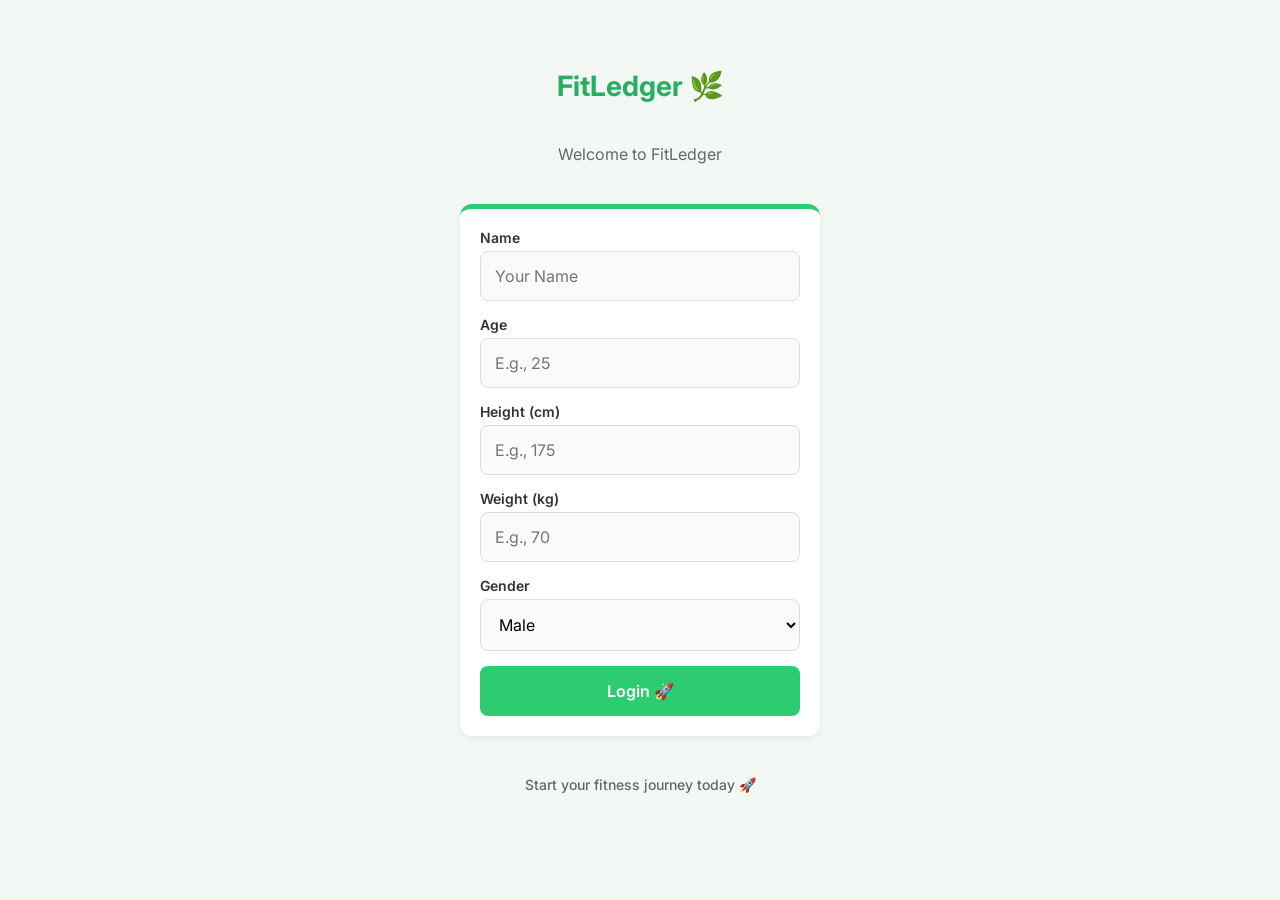
<file: index.html>
<!DOCTYPE html>
<html lang="en">
<head>
    <meta charset="UTF-8">
    <meta name="viewport" content="width=device-width, initial-scale=1.0">
    <title>FitLedger - Home</title>
    <link rel="stylesheet" href="style.css">
</head>
<body id="homePage">
    <div class="top-nav">
        <h2 style="color: var(--primary-dark); margin:0;">FitLedger 🌿</h2>
        <button id="btn-signout" class="btn-signout">Sign Out</button>
    </div>
    
    <div class="wrapper" style="padding-bottom: 90px;">
        <h2 style="margin: 0;">Hi, <span id="userName"></span> 👋</h2>
        
        <div class="card" style="flex-direction: row; justify-content: space-around; padding: 15px 10px;">
            <div style="text-align:center"><div class="stat-value" id="valBmi">-</div><div class="stat-name">BMI</div></div>
            <div style="text-align:center"><div class="stat-value" id="valBmr">-</div><div class="stat-name">BMR</div></div>
            <div style="text-align:center"><div class="stat-value" id="valGoal">-</div><div class="stat-name">Goal</div></div>
        </div>

        <div class="card">
            <h3 class="card-title">🔥 Calories Section</h3>
            <div class="stat-row"><span class="stat-name">Consumed</span><span class="stat-value" id="valConsumed">-</span></div>
            <div class="stat-row"><span class="stat-name">Burned</span><span class="stat-value" id="valBurned">-</span></div>
            <div class="stat-row"><span class="stat-name">Remaining</span><span class="stat-value" id="valRemaining" style="color: var(--primary);">-</span></div>
        </div>

        <div class="card">
            <h3 class="card-title">💧 Water Tracker</h3>
            <div id="waterAlert" class="alert"></div>
            <div class="stat-row"><span class="stat-name">Glasses</span><span class="stat-value" id="valWaterConsumed">-</span></div>
            <div class="stat-row"><span class="stat-name">Remaining</span><span class="stat-value" id="valWaterRem">-</span></div>
            <button class="btn btn-secondary" id="btnAddWater">➕ Add Water</button>
        </div>
        
        <div class="card">
            <h3 class="card-title">🍽 Meal Summary</h3>
            <div id="aiSuggestion" class="alert" style="margin:0;"></div>
        </div>

        <div class="card">
            <h3 class="card-title">🏃 Activity Summary</h3>
            <form id="formActivity" style="margin-top: 5px;">
                <input type="text" id="actName" placeholder="Activity Name (e.g. Running)" required>
                <input type="number" id="actDuration" placeholder="Duration (mins)" required>
                <button type="submit" class="btn">Add Activity</button>
            </form>
        </div>

        <div class="card">
            <h3 class="card-title">🥑 Nutrition Summary</h3>
            <div class="stat-row"><span class="stat-name">Protein</span><span class="stat-value" id="valProtein">-</span></div>
            <div class="stat-row"><span class="stat-name">Carbs</span><span class="stat-value" id="valCarbs">-</span></div>
            <div class="stat-row"><span class="stat-name">Fat</span><span class="stat-value" id="valFat">-</span></div>
        </div>
    </div>

    <div class="bottom-bar">
        <div class="nav-links">
            <a href="index.html" class="nav-item"><span>🏠</span>Home</a>
            <a href="meals.html" class="nav-item"><span>🍲</span>Meals</a>
            <a href="summary.html" class="nav-item"><span>📊</span>Summary</a>
            <a href="goals.html" class="nav-item"><span>🎯</span>Goals</a>
            <a href="progress.html" class="nav-item"><span>📈</span>Progress</a>
        </div>
    </div>
    
    <script src="script.js"></script>
</body>
</html>
</file>
<file: style.css>
@import url('https://fonts.googleapis.com/css2?family=Inter:wght@400;500;600;700&display=swap');

:root {
  --primary: #2ECC71;
  --primary-dark: #27AE60;
  --bg-color: #F4F8F4;
  --card-bg: #FFFFFF;
  --text-main: #333333;
  --text-light: #666666;
  --border-radius: 12px;
  --shadow: 0 4px 6px rgba(0, 0, 0, 0.05);
}

* { box-sizing: border-box; font-family: 'Inter', sans-serif; }
body { background: var(--bg-color); color: var(--text-main); margin: 0; padding-bottom: 80px; display: flex; flex-direction: column; align-items: center; }
.wrapper { width: 100%; max-width: 500px; padding: 20px; display: flex; flex-direction: column; gap: 20px; }
.logo { text-align: center; color: var(--primary-dark); font-size: 28px; font-weight: 700; margin-bottom: 5px; }
.subtitle { text-align: center; color: var(--text-light); font-size: 16px; margin-bottom: 20px; }

.card { background: var(--card-bg); border-radius: var(--border-radius); box-shadow: var(--shadow); padding: 20px; border-top: 5px solid var(--primary); display: flex; flex-direction: column; gap: 15px; }
.card-title { font-size: 18px; font-weight: 600; display: flex; justify-content: space-between; align-items: center; border-bottom: 1px solid #eee; padding-bottom: 10px; margin-bottom: 5px; }

form { display: flex; flex-direction: column; gap: 15px; }
.input-group { display: flex; flex-direction: column; gap: 5px; }
.input-group label { font-size: 14px; font-weight: 600; color: var(--text-main); }
input, select { width: 100%; padding: 14px; border: 1px solid #ddd; border-radius: 8px; font-size: 16px; transition: 0.3s; background: #fafafa; }
input:focus, select:focus { outline: none; border-color: var(--primary); background: #fff; box-shadow: 0 0 0 2px rgba(46, 204, 113, 0.2); }

.btn { background: var(--primary); color: white; border: none; padding: 15px; border-radius: 8px; font-size: 16px; font-weight: 600; cursor: pointer; transition: 0.3s; text-align: center; }
.btn:hover { background: var(--primary-dark); }
.btn-secondary { background: #E8F8F5; color: var(--primary-dark); }

.bottom-msg { text-align: center; margin-top: 20px; font-weight: 500; font-size: 14px; color: var(--text-light); }
.top-nav { display: flex; justify-content: space-between; align-items: center; background: white; padding: 15px 20px; width: 100%; box-shadow: var(--shadow); position: sticky; top: 0; z-index: 50; }
.btn-signout { background: #ffe6e6; color: #d32f2f; padding: 8px 12px; border-radius: 6px; font-size: 14px; border: none; cursor: pointer; font-weight: 600; }

.stat-row { display: flex; justify-content: space-between; padding: 10px 0; border-bottom: 1px solid #f0f0f0; }
.stat-row:last-child { border-bottom: none; }
.stat-name { font-weight: 500; color: var(--text-light); }
.stat-value { font-weight: 700; color: var(--text-main); }

.alert { padding: 15px; border-radius: 8px; font-weight: 600; text-align: center; margin-top: 10px; line-height: 1.5; }
.alert-warn { background: #FFF3CD; color: #856404; border: 1px solid #FFEEBA; }
.alert-good { background: #D4EDDA; color: #155724; border: 1px solid #C3E6CB; }
.alert-danger { background: #F8D7DA; color: #721C24; border: 1px solid #F5C6CB; }

.bottom-bar { position: fixed; bottom: 0; width: 100%; background: white; display: flex; justify-content: center; box-shadow: 0 -2px 10px rgba(0,0,0,0.05); z-index: 100; border-top: 1px solid #eee; }
.nav-links { display: flex; width: 100%; max-width: 600px; justify-content: space-between; }
.nav-item { flex: 1; text-align: center; padding: 15px 5px; font-size: 12px; font-weight: 600; color: var(--text-light); display: flex; flex-direction: column; align-items: center; gap: 4px; text-decoration: none; transition: 0.2s; }
.nav-item:hover, .nav-item.active { color: var(--primary); background: #f0fbf4; }

.hidden { display: none !important; }
canvas { background: white; border-radius: var(--border-radius); border: 1px solid #eee; width: 100%; max-height: 300px; margin-top: 10px; }
</file>
